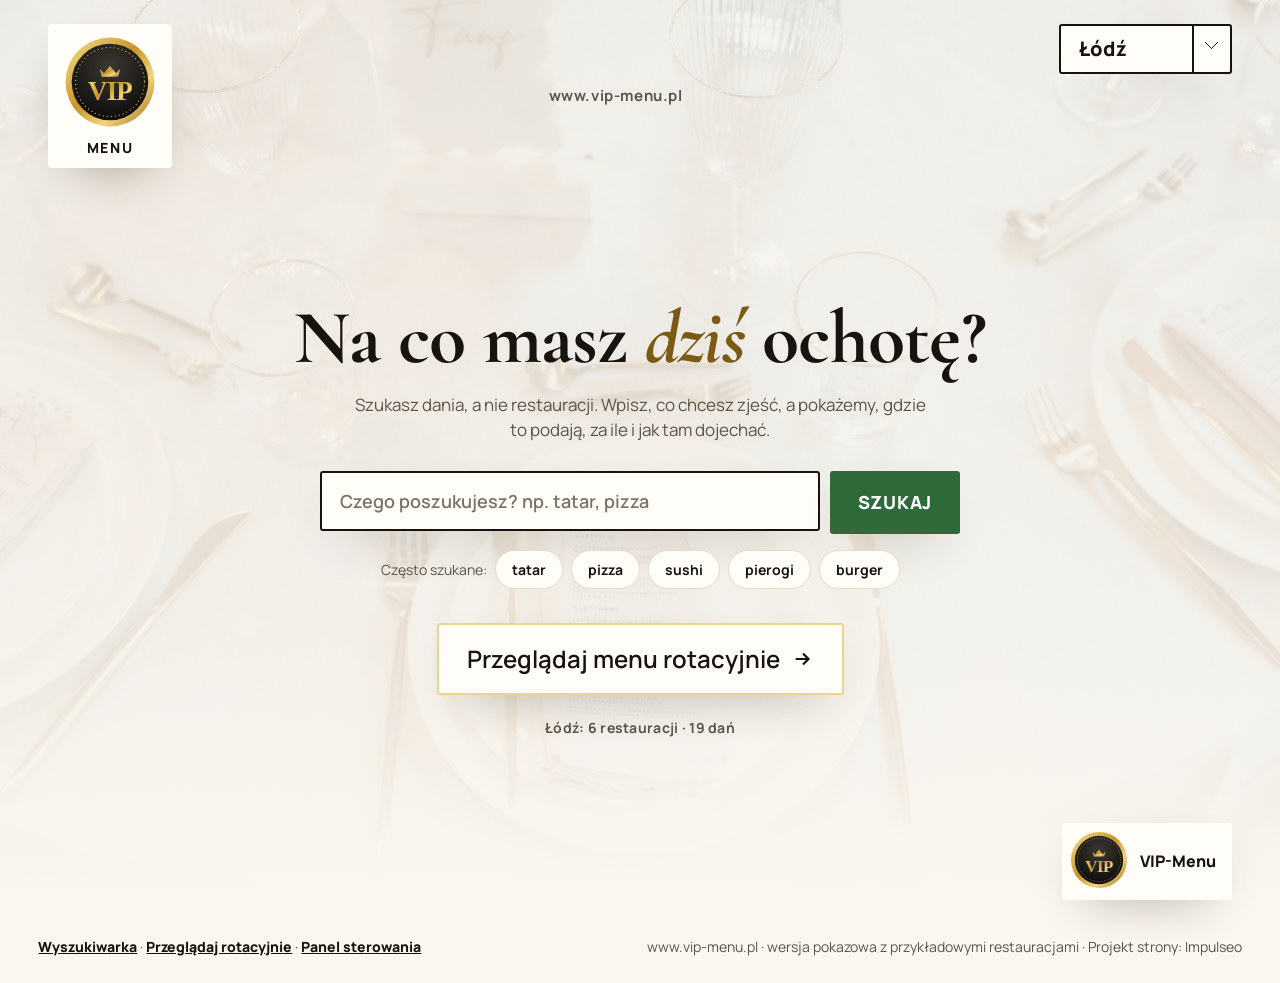
<file: index.html>
<!doctype html>
<html lang="pl">
<head>
<meta charset="utf-8">
<meta name="viewport" content="width=device-width,initial-scale=1,viewport-fit=cover">
<title>VIP Menu - znajdź danie w&nbsp;swoim mieście</title>
<meta name="robots" content="noindex, nofollow">
<meta name="description" content="Wpisz, na co masz ochotę, i zobacz dania z restauracji w Twoim mieście: zdjęcie, cena, adres i dojazd.">
<meta property="og:title" content="VIP Menu: dania z restauracji w Twoim mieście">
<meta property="og:description" content="Wpisz, na co masz ochotę. Zobacz zdjęcie, cenę, adres i dojazd.">
<meta property="og:image" content="img/tatar.jpg">
<meta name="theme-color" content="#FAF7F0">
<link rel="icon" href="data:image/svg+xml,%3Csvg xmlns='http://www.w3.org/2000/svg' viewBox='0 0 64 64'%3E%3Ccircle cx='32' cy='32' r='31' fill='%23C8952A'/%3E%3Ccircle cx='32' cy='32' r='26' fill='%23111'/%3E%3Ctext x='32' y='41' text-anchor='middle' font-family='Georgia' font-weight='700' font-size='22' fill='%23F2D57A'%3EVIP%3C/text%3E%3C/svg%3E">
<link rel="preconnect" href="https://fonts.googleapis.com">
<link rel="preconnect" href="https://fonts.gstatic.com" crossorigin>
<link href="https://fonts.googleapis.com/css2?family=Cormorant+Garamond:ital,wght@0,600;0,700;1,700&family=Manrope:wght@500;600;700;800&display=swap" rel="stylesheet">
<link rel="stylesheet" href="assets/app.css?v=20260928">
<meta name="nb-deploy" content="a1ea51d3c8fd">
</head>
<body data-strona="start">
<div class="tlo" aria-hidden="true"></div>
<header class="gora">
  <a class="logo " href="index.html" aria-label="VIP Menu, strona główna"><span data-ikona="logo"></span><span>MENU</span></a>
  <span class="gora-www">www.vip-menu.pl</span>
  <label class="miasto-pole "><span class="sr">Miasto</span><select class="miasto-wybor"><option>Łódź</option></select></label>
</header>
<main class="start">
  <h1>Na co masz <em>dziś</em> ochotę?</h1>
  <p class="podtytul">Szukasz dania, a&nbsp;nie restauracji. Wpisz, co chcesz zjeść, a&nbsp;pokażemy, gdzie to podają, za ile i&nbsp;jak tam dojechać.</p>
  <form id="szukaj-form" class="szukaj" role="search" action="index.html">
    <label for="szukaj-pole" class="sr">Czego poszukujesz?</label>
    <input id="szukaj-pole" type="search" placeholder="Czego poszukujesz? np. tatar, pizza" autocomplete="off" enterkeyhint="search">
    <button class="btn-szukaj" type="submit">SZUKAJ</button>
  </form>
  <div class="podpowiedzi"><span>Często szukane:</span><button type="button">tatar</button><button type="button">pizza</button><button type="button">sushi</button><button type="button">pierogi</button><button type="button">burger</button></div>
  <a class="btn-rot" href="danie.html?los=1">Przeglądaj menu rotacyjnie <svg viewBox="0 0 24 24" aria-hidden="true"><path d="M4 12h14m-6-6 6 6-6 6" fill="none" stroke="currentColor" stroke-width="2.4"/></svg></a>
  <p id="licznik" class="licznik"></p>
  <div class="s-marka start-marka"><span data-ikona="logo"></span><span>VIP-Menu</span></div>
</main>
<section id="wyniki-sekcja" class="wyniki" hidden>
  <h2 id="wyniki-tytul">Wyniki</h2>
  <div id="wyniki" class="siatka"></div>
</section>
<footer class="stopka">
  <p><a href="index.html">Wyszukiwarka</a> · <a href="danie.html?los=1">Przeglądaj rotacyjnie</a> · <a href="panel.html">Panel sterowania</a></p>
  <p>www.vip-menu.pl · wersja pokazowa z&nbsp;przykładowymi restauracjami · Projekt strony: Impulseo</p>
</footer>
<div id="toast" class="toast" role="status" aria-live="polite"></div>
<script src="assets/data.js?v=20260928"></script>
<script src="assets/app.js?v=20260928"></script>
</body>
</html>
</file>
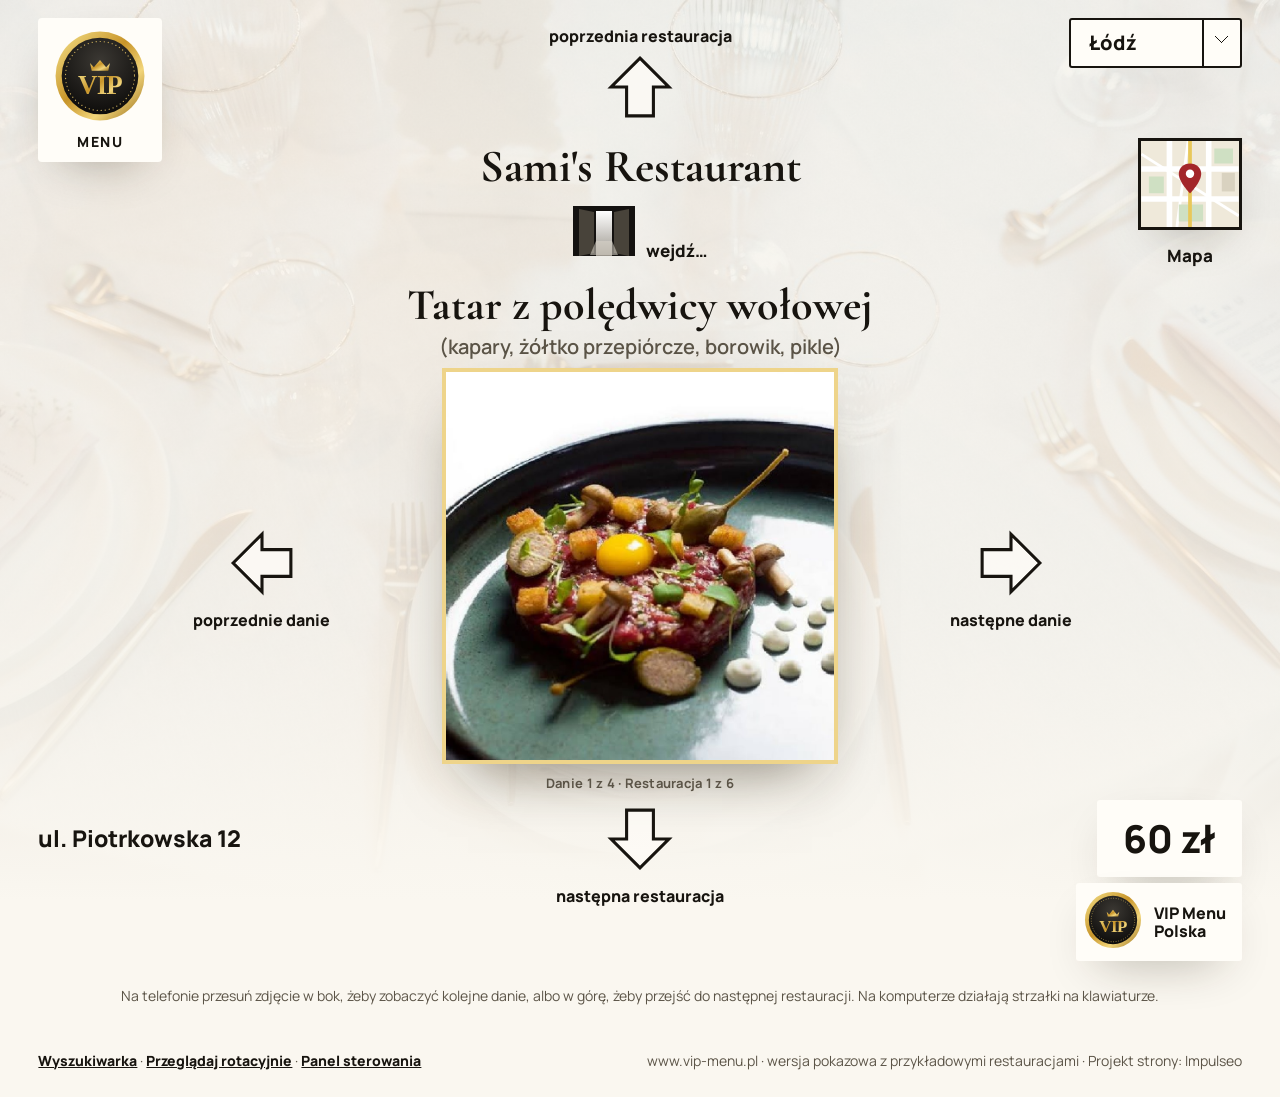
<file: danie.html>
<!doctype html>
<html lang="pl">
<head>
<meta charset="utf-8">
<meta name="viewport" content="width=device-width,initial-scale=1,viewport-fit=cover">
<title>Karta dania | VIP Menu</title>
<meta name="robots" content="noindex, nofollow">
<meta name="description" content="Karta dania w VIP Menu: zdjęcie, opis, cena, adres restauracji i dojazd.">
<meta property="og:title" content="VIP Menu: dania z restauracji w Twoim mieście">
<meta property="og:description" content="Wpisz, na co masz ochotę. Zobacz zdjęcie, cenę, adres i dojazd.">
<meta property="og:image" content="img/tatar.jpg">
<meta name="theme-color" content="#FAF7F0">
<link rel="icon" href="data:image/svg+xml,%3Csvg xmlns='http://www.w3.org/2000/svg' viewBox='0 0 64 64'%3E%3Ccircle cx='32' cy='32' r='31' fill='%23C8952A'/%3E%3Ccircle cx='32' cy='32' r='26' fill='%23111'/%3E%3Ctext x='32' y='41' text-anchor='middle' font-family='Georgia' font-weight='700' font-size='22' fill='%23F2D57A'%3EVIP%3C/text%3E%3C/svg%3E">
<link rel="preconnect" href="https://fonts.googleapis.com">
<link rel="preconnect" href="https://fonts.gstatic.com" crossorigin>
<link href="https://fonts.googleapis.com/css2?family=Cormorant+Garamond:ital,wght@0,600;0,700;1,700&family=Manrope:wght@500;600;700;800&display=swap" rel="stylesheet">
<link rel="stylesheet" href="assets/app.css?v=20260928">
</head>
<body data-strona="danie">
<div class="tlo" aria-hidden="true"></div>
<main class="scena" id="karta">
  <a class="logo s-logo" href="index.html" aria-label="VIP Menu, strona główna"><span data-ikona="logo"></span><span>MENU</span></a>
  <button type="button" class="strzalka s-gora" aria-label="Poprzednia restauracja"><span data-ikona="strzalka"></span><span>poprzednia restauracja</span></button>
  <div class="s-miasto"><label class="miasto-pole "><span class="sr">Miasto</span><select class="miasto-wybor"><option>Łódź</option></select></label></div>
  <div class="s-rest"><h1 id="r-nazwa">Sami's Restaurant</h1></div>
  <a id="lnk-wejdz" class="wejdz" href="#" target="_blank" rel="noopener"><span data-ikona="drzwi"></span><span>wejdź…</span></a>
  <a id="lnk-mapa" class="s-mapa" href="#" target="_blank" rel="noopener"><span data-ikona="mapa"></span><span>Mapa</span></a>
  <div class="s-danie"><h2 id="d-nazwa">Tatar z&nbsp;polędwicy wołowej</h2><p id="d-opis">(kapary, żółtko przepiórcze, borowik, pikle)</p></div>
  <button type="button" class="strzalka s-lewo" aria-label="Poprzednie danie"><span data-ikona="strzalka"></span><span>poprzednie danie</span></button>
  <figure class="s-foto" id="foto"><img id="d-foto" src="img/tatar.jpg" alt="" width="900" height="900"><figcaption id="licz"></figcaption></figure>
  <button type="button" class="strzalka s-prawo" aria-label="Następne danie"><span data-ikona="strzalka"></span><span>następne danie</span></button>
  <button type="button" class="strzalka s-dol" aria-label="Następna restauracja"><span data-ikona="strzalka"></span><span>następna restauracja</span></button>
  <div class="s-cena"><span id="d-cena">60 zł</span></div>
  <p class="s-adres" id="r-adres">ul. Piotrkowska 12</p>
  <div class="s-marka"><span data-ikona="logo"></span><span>VIP Menu<br>Polska</span></div>
  <div class="scena-pusta" id="pusta" hidden><h2>W&nbsp;tym mieście nie ma jeszcze restauracji</h2><p>Pierwszą dodasz w <a href="panel.html">panelu sterowania</a>.</p></div>
</main>
<p class="wskazowka">Na telefonie przesuń zdjęcie w&nbsp;bok, żeby zobaczyć kolejne danie, albo w&nbsp;górę, żeby przejść do następnej restauracji. Na komputerze działają strzałki na klawiaturze.</p>
<footer class="stopka">
  <p><a href="index.html">Wyszukiwarka</a> · <a href="danie.html?los=1">Przeglądaj rotacyjnie</a> · <a href="panel.html">Panel sterowania</a></p>
  <p>www.vip-menu.pl · wersja pokazowa z&nbsp;przykładowymi restauracjami · Projekt strony: Impulseo</p>
</footer>
<div id="toast" class="toast" role="status" aria-live="polite"></div>
<script src="assets/data.js?v=20260928"></script>
<script src="assets/app.js?v=20260928"></script>
</body>
</html>
</file>
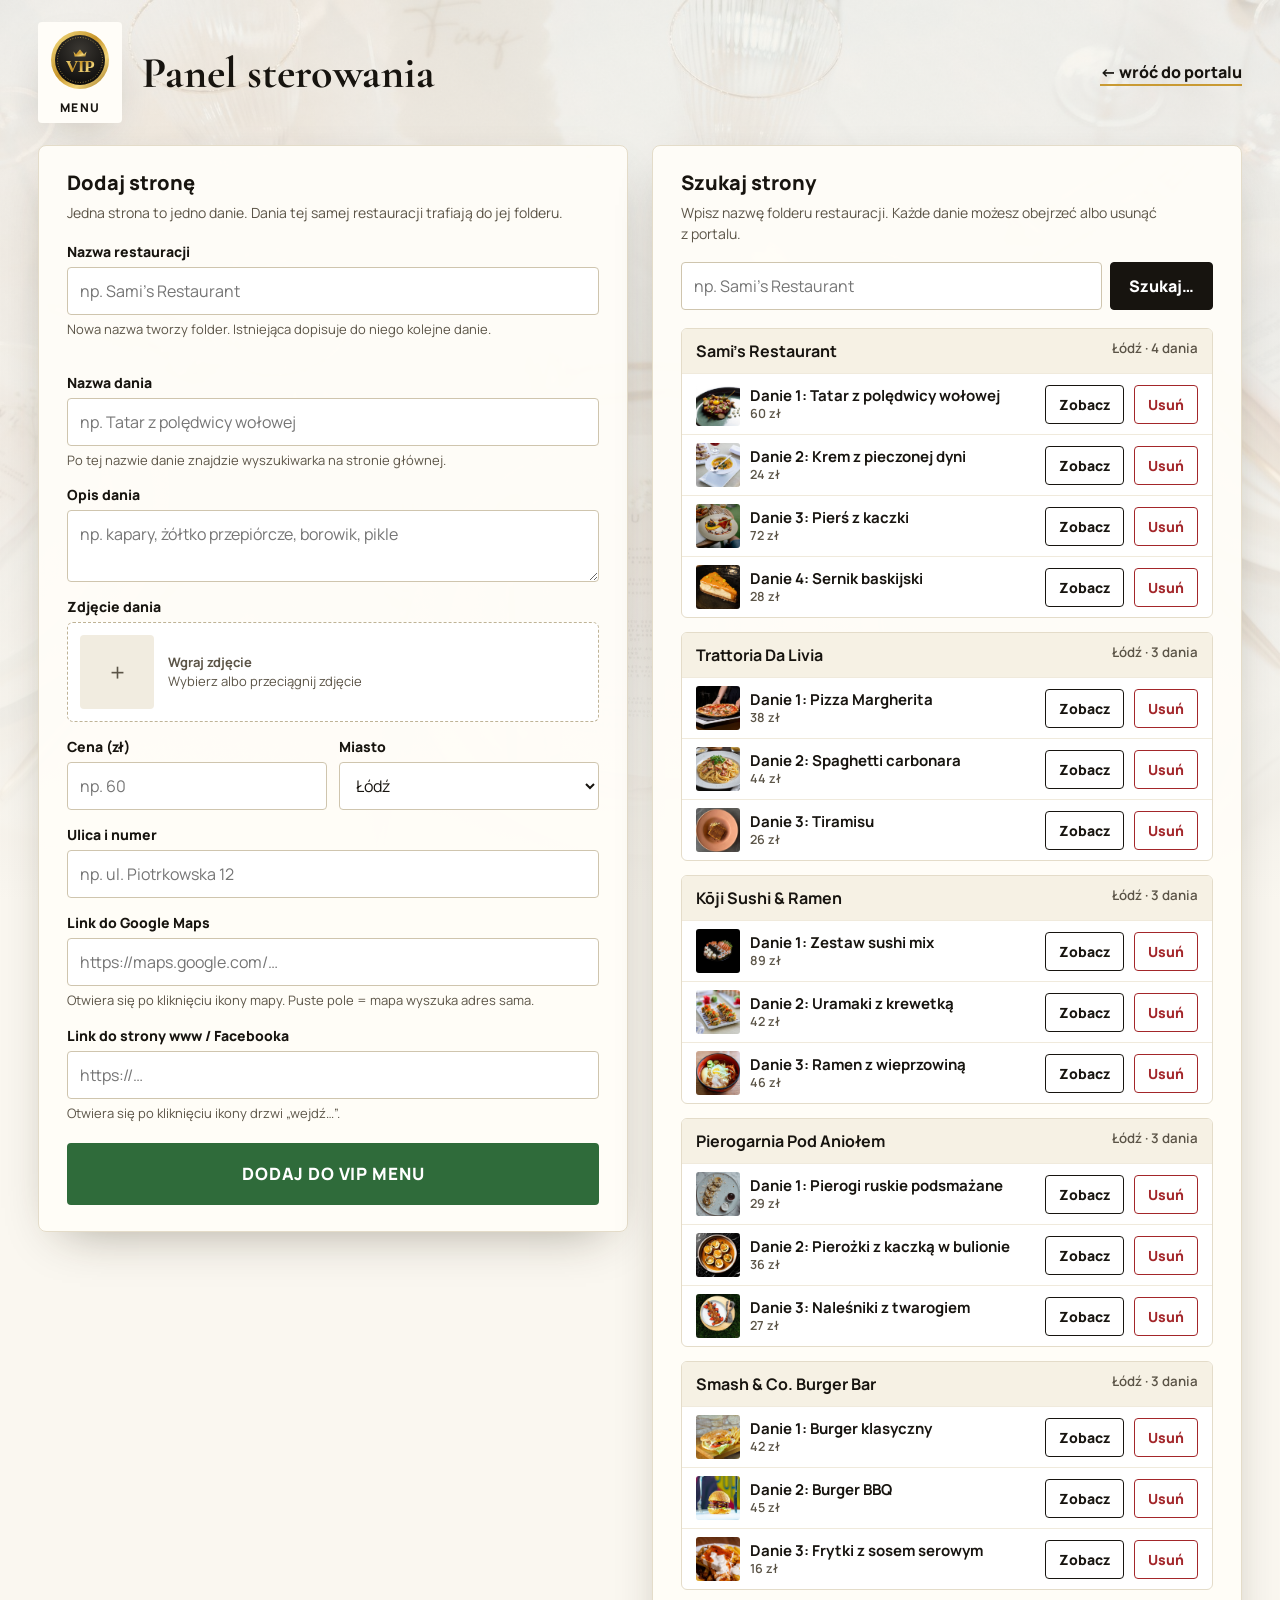
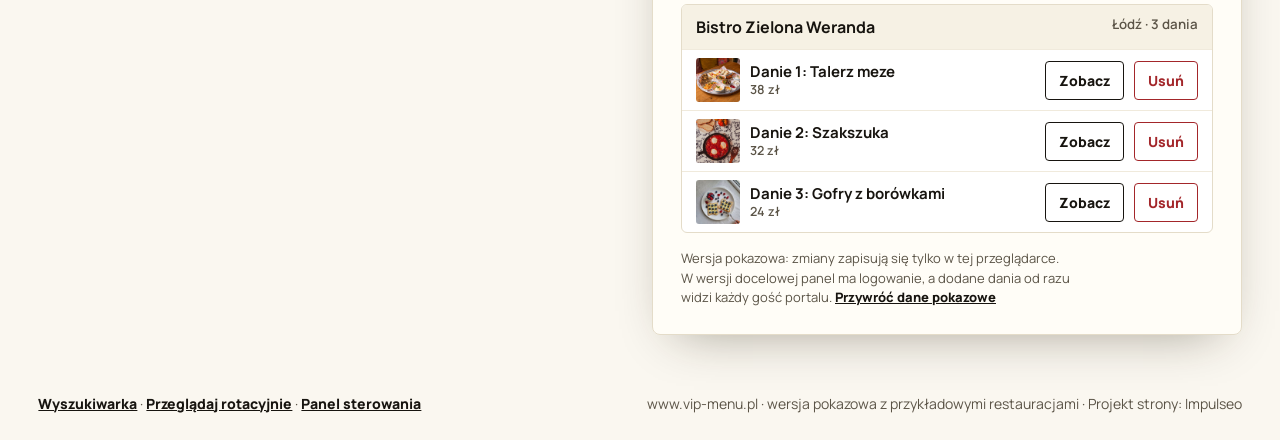
<file: panel.html>
<!doctype html>
<html lang="pl">
<head>
<meta charset="utf-8">
<meta name="viewport" content="width=device-width,initial-scale=1,viewport-fit=cover">
<title>Panel sterowania | VIP Menu</title>
<meta name="robots" content="noindex, nofollow">
<meta name="description" content="Panel sterowania VIP Menu: dodawanie i usuwanie stron z daniami.">
<meta property="og:title" content="VIP Menu: dania z restauracji w Twoim mieście">
<meta property="og:description" content="Wpisz, na co masz ochotę. Zobacz zdjęcie, cenę, adres i dojazd.">
<meta property="og:image" content="img/tatar.jpg">
<meta name="theme-color" content="#FAF7F0">
<link rel="icon" href="data:image/svg+xml,%3Csvg xmlns='http://www.w3.org/2000/svg' viewBox='0 0 64 64'%3E%3Ccircle cx='32' cy='32' r='31' fill='%23C8952A'/%3E%3Ccircle cx='32' cy='32' r='26' fill='%23111'/%3E%3Ctext x='32' y='41' text-anchor='middle' font-family='Georgia' font-weight='700' font-size='22' fill='%23F2D57A'%3EVIP%3C/text%3E%3C/svg%3E">
<link rel="preconnect" href="https://fonts.googleapis.com">
<link rel="preconnect" href="https://fonts.gstatic.com" crossorigin>
<link href="https://fonts.googleapis.com/css2?family=Cormorant+Garamond:ital,wght@0,600;0,700;1,700&family=Manrope:wght@500;600;700;800&display=swap" rel="stylesheet">
<link rel="stylesheet" href="assets/app.css?v=20260928">
</head>
<body data-strona="panel">
<div class="tlo" aria-hidden="true"></div>
<header class="panel-gora">
  <a class="logo " href="index.html" aria-label="VIP Menu, strona główna"><span data-ikona="logo"></span><span>MENU</span></a>
  <h1>Panel sterowania</h1>
  <a class="wroc" href="index.html">← wróć do portalu</a>
</header>
<main class="panel">
  <section class="blok" aria-labelledby="h-dodaj">
    <h2 id="h-dodaj">Dodaj stronę</h2>
    <p class="opis-bloku">Jedna strona to jedno danie. Dania tej samej restauracji trafiają do jej folderu.</p>
    <form id="form-dodaj" action="#" novalidate>
      <div class="pole"><label for="p-rest">Nazwa restauracji</label>
        <input id="p-rest" list="rest-lista" autocomplete="off" placeholder="np. Sami's Restaurant"><datalist id="rest-lista"></datalist>
        <small>Nowa nazwa tworzy folder. Istniejąca dopisuje do niego kolejne danie.</small><span class="folder-info" id="folder-info"></span><span class="komunikat">Wpisz nazwę restauracji.</span></div>
      <div class="pole"><label for="p-danie">Nazwa dania</label><input id="p-danie" autocomplete="off" placeholder="np. Tatar z polędwicy wołowej">
        <small>Po tej nazwie danie znajdzie wyszukiwarka na stronie głównej.</small><span class="komunikat">Wpisz nazwę dania.</span></div>
      <div class="pole"><label for="p-opis">Opis dania</label><textarea id="p-opis" placeholder="np. kapary, żółtko przepiórcze, borowik, pikle"></textarea></div>
      <div class="pole"><label for="p-foto">Zdjęcie dania</label>
        <div class="foto-pole"><input id="p-foto" type="file" accept="image/*"><span class="podglad" id="podglad">+</span><span><b>Wgraj zdjęcie</b><span id="foto-nazwa">Wybierz albo przeciągnij zdjęcie</span></span></div>
        <span class="komunikat">Dodaj zdjęcie dania.</span></div>
      <div class="dwa">
        <div class="pole"><label for="p-cena">Cena (zł)</label><input id="p-cena" inputmode="decimal" placeholder="np. 60"><span class="komunikat">Podaj cenę.</span></div>
        <div class="pole"><label for="p-miasto">Miasto</label><select id="p-miasto"></select></div>
      </div>
      <div class="pole"><label for="p-adres">Ulica i&nbsp;numer</label><input id="p-adres" placeholder="np. ul. Piotrkowska 12"><span class="komunikat">Podaj adres.</span></div>
      <div class="pole"><label for="p-maps">Link do Google Maps</label><input id="p-maps" type="url" placeholder="https://maps.google.com/…">
        <small>Otwiera się po kliknięciu ikony mapy. Puste pole = mapa wyszuka adres sama.</small></div>
      <div class="pole"><label for="p-www">Link do strony www / Facebooka</label><input id="p-www" type="url" placeholder="https://…">
        <small>Otwiera się po kliknięciu ikony drzwi „wejdź…”.</small></div>
      <button class="btn-dodaj" type="submit">DODAJ DO VIP MENU</button>
    </form>
  </section>
  <section class="blok" aria-labelledby="h-szukaj">
    <h2 id="h-szukaj">Szukaj strony</h2>
    <p class="opis-bloku">Wpisz nazwę folderu restauracji. Każde danie możesz obejrzeć albo usunąć z&nbsp;portalu.</p>
    <form id="p-szukaj-form" class="szukaj-panel" role="search" action="#"><label for="p-szukaj" class="sr">Nazwa restauracji</label>
      <input id="p-szukaj" type="search" placeholder="np. Sami's Restaurant" autocomplete="off"><button type="submit">Szukaj…</button></form>
    <div id="lista"></div>
    <p class="nota">Wersja pokazowa: zmiany zapisują się tylko w&nbsp;tej przeglądarce. W&nbsp;wersji docelowej panel ma logowanie, a&nbsp;dodane dania od razu widzi każdy gość portalu. <button type="button" id="reset">Przywróć dane pokazowe</button></p>
  </section>
</main>
<div class="okno-tlo" id="okno" hidden><div class="okno" role="dialog" aria-modal="true" aria-labelledby="okno-tytul">
  <h2 id="okno-tytul"></h2><p id="okno-tekst"></p>
  <div class="przyciski"><button type="button" class="btn-male" id="okno-nie">Nie</button><button type="button" class="btn-male tak" id="okno-tak">Tak, usuń</button></div>
</div></div>
<footer class="stopka">
  <p><a href="index.html">Wyszukiwarka</a> · <a href="danie.html?los=1">Przeglądaj rotacyjnie</a> · <a href="panel.html">Panel sterowania</a></p>
  <p>www.vip-menu.pl · wersja pokazowa z&nbsp;przykładowymi restauracjami · Projekt strony: Impulseo</p>
</footer>
<div id="toast" class="toast" role="status" aria-live="polite"></div>
<script src="assets/data.js?v=20260928"></script>
<script src="assets/app.js?v=20260928"></script>
</body>
</html>
</file>
<file: assets/app.css>
/* VIP-Menu — wersja pokazowa. Kremowe tło, złoto, czerń — jak na makiecie klienta. */
:root{
  --krem:#FAF7F0; --papier:#FFFDF8; --tusz:#17140F; --szary:#5B5447; --linia:#E4DCC9;
  --zloto:#C99A33; --zloto-jasne:#EED48A; --zloto-tekst:#7A5A14; --ziel:#2F6B3A; --czerw:#A3262A;
  --serif:"Cormorant Garamond",Georgia,serif; --sans:"Manrope",system-ui,-apple-system,sans-serif;
  --cien:0 18px 50px -24px rgba(40,30,10,.45);
}
*{box-sizing:border-box}
html{-webkit-text-size-adjust:100%}
body{position:relative;margin:0;background:var(--krem);color:var(--tusz);font-family:var(--sans);font-size:16px;line-height:1.5;min-height:100svh;overflow-x:hidden}
img{max-width:100%;display:block}
a{color:inherit}
button,input,select,textarea{font:inherit;color:inherit}
[hidden]{display:none!important}
.sr{position:absolute;width:1px;height:1px;overflow:hidden;clip:rect(0 0 0 0);white-space:nowrap}
:focus-visible{outline:2px solid var(--zloto-tekst);outline-offset:3px}

/* tło: zdjęcie nakrytego stołu przygaszone kremem (jak na makiecie) */
.tlo{position:absolute;top:0;left:0;right:0;height:max(100svh,760px);z-index:-1;background:url(../img/tlo.jpg) center/cover no-repeat}
.tlo::after{content:"";position:absolute;inset:0;background:linear-gradient(180deg,rgba(250,247,240,.80),rgba(250,247,240,.88) 70%,#FAF7F0)}

/* logo */
.logo{display:inline-flex;flex-direction:column;align-items:center;gap:4px;text-decoration:none;background:var(--papier);padding:12px 16px 10px;border-radius:4px;box-shadow:var(--cien)}
.logo svg{width:92px;height:92px}
.logo span{font-weight:800;letter-spacing:.12em;font-size:14px}

/* wybór miasta — pudełko jak na makiecie „Łódź ▾” */
.miasto-pole{display:inline-flex;align-items:center;background:var(--papier);border:2px solid var(--tusz);border-radius:3px;box-shadow:var(--cien);position:relative}
.miasto-pole select{appearance:none;-webkit-appearance:none;border:0;background:transparent;font-weight:800;font-size:20px;padding:8px 52px 8px 18px;cursor:pointer}
.miasto-pole::after{content:"";position:absolute;right:0;top:0;bottom:0;width:36px;border-left:2px solid var(--tusz);background:linear-gradient(45deg,transparent 45%,var(--tusz) 46% 54%,transparent 55%) no-repeat 11px 16px/7px 7px,linear-gradient(-45deg,transparent 45%,var(--tusz) 46% 54%,transparent 55%) no-repeat 17px 16px/7px 7px;pointer-events:none}

/* ============ START ============ */
.gora{display:flex;justify-content:space-between;align-items:flex-start;gap:16px;padding:24px clamp(16px,4vw,48px) 0}
.gora-www{align-self:center;font-weight:700;letter-spacing:.04em;color:var(--szary);font-size:15px}
.start{min-height:calc(100svh - 150px);display:flex;flex-direction:column;align-items:center;justify-content:center;text-align:center;padding:24px 16px 72px;position:relative}
.start h1{font-family:var(--serif);font-weight:700;font-size:clamp(40px,7vw,76px);line-height:1.02;margin:0 0 14px;letter-spacing:-.01em}
.start h1 em{font-style:italic;color:var(--zloto-tekst)}
.podtytul{max-width:34em;margin:0 auto 28px;color:var(--szary);font-size:17px}
.szukaj{display:flex;gap:10px;width:min(640px,100%);margin:0 auto}
.szukaj input{flex:1;min-width:0;height:60px;border:2px solid var(--tusz);border-radius:3px;background:var(--papier);padding:0 18px;font-size:18px;font-weight:600;box-shadow:var(--cien)}
.szukaj input::placeholder{color:#7A7263;font-weight:600}
.btn-szukaj{min-height:60px;padding:16px 26px;border:2px solid var(--ziel);background:var(--ziel);color:#fff;font-weight:800;font-size:18px;letter-spacing:.04em;border-radius:3px;cursor:pointer;box-shadow:var(--cien)}
.btn-szukaj:hover{background:#23552D}
.podpowiedzi{display:flex;flex-wrap:wrap;justify-content:center;gap:8px;margin:16px 0 0;font-size:14px;color:var(--szary);align-items:center}
.podpowiedzi button{border:1px solid var(--linia);background:var(--papier);border-radius:99px;padding:8px 16px;font-weight:700;cursor:pointer;color:var(--tusz)}
.podpowiedzi button:hover{border-color:var(--zloto);color:var(--zloto-tekst)}
.btn-rot{display:inline-flex;align-items:center;gap:12px;margin-top:34px;padding:16px 28px;border:2px solid var(--zloto-jasne);background:var(--papier);font-size:clamp(19px,2.4vw,24px);font-weight:600;text-decoration:none;border-radius:3px;box-shadow:var(--cien);transition:border-color .2s,transform .2s}
.btn-rot:hover{border-color:var(--zloto);transform:translateY(-2px)}
.btn-rot svg{width:22px;height:22px}
.licznik{margin:22px 0 0;font-size:14px;font-weight:700;color:var(--szary);letter-spacing:.02em}
.start-marka{position:absolute;right:clamp(16px,4vw,48px);bottom:18px}

.wyniki{padding:8px clamp(16px,4vw,48px) 56px;max-width:1240px;margin:0 auto;scroll-margin-top:16px}
.wyniki h2{font-family:var(--serif);font-size:clamp(28px,4vw,40px);margin:0 0 18px}
.siatka{display:grid;grid-template-columns:repeat(auto-fill,minmax(250px,1fr));gap:18px}
.karta{display:flex;flex-direction:column;background:var(--papier);border:1px solid var(--linia);border-radius:6px;overflow:hidden;text-decoration:none;box-shadow:var(--cien);transition:transform .2s}
.karta:hover{transform:translateY(-3px)}
.karta img{aspect-ratio:1/1;object-fit:cover;width:100%;height:auto}
.karta-tresc{padding:14px 16px 16px;display:flex;flex-direction:column;gap:4px;flex:1}
.karta-danie{font-family:var(--serif);font-size:23px;font-weight:700;line-height:1.1}
.karta-rest{font-size:14px;color:var(--szary)}
.karta-cena{margin-top:auto;padding-top:8px;font-weight:800;font-size:18px}
.pusto{background:var(--papier);border:1px dashed var(--linia);padding:22px;border-radius:6px;color:var(--szary)}

/* ============ KARTA DANIA (układ 1:1 z makiety) ============ */
.scena{display:grid;grid-template-columns:minmax(150px,1fr) minmax(0,560px) minmax(150px,1fr);
  grid-template-areas:"logo gora miasto" "logo rest mapa" ". wejdz mapa" ". danie ." "lewo foto prawo" "adres dol cena" ". dol marka";
  column-gap:24px;row-gap:6px;padding:18px clamp(16px,3vw,40px) 18px;max-width:1280px;margin:0 auto;align-items:center}
.s-logo{grid-area:logo;justify-self:start;align-self:start}
.s-miasto{grid-area:miasto;justify-self:end;align-self:start}
.s-rest{grid-area:rest;text-align:center}
.s-rest h1{font-family:var(--serif);font-size:clamp(32px,4vw,46px);line-height:1.05;margin:0}
.wejdz{grid-area:wejdz;justify-self:center;display:inline-flex;align-items:flex-end;gap:10px;text-decoration:none;font-weight:800;font-size:17px}
.wejdz svg{width:64px;height:52px;transition:transform .2s}
.wejdz:hover svg{transform:scale(1.06)}
.s-mapa{grid-area:mapa;justify-self:end;display:flex;flex-direction:column;align-items:center;gap:6px;text-decoration:none;font-weight:800;font-size:17px}
.s-mapa svg{width:104px;height:92px;border:3px solid var(--tusz);background:#EFE9DA;box-shadow:var(--cien)}
.s-danie{grid-area:danie;text-align:center}
.s-danie h2{font-family:var(--serif);font-size:clamp(30px,3.6vw,44px);line-height:1.05;margin:8px 0 4px}
.s-danie p{margin:0;font-size:clamp(16px,1.6vw,20px);font-weight:600;color:var(--szary)}
.s-foto{grid-area:foto;margin:0;justify-self:center;width:min(420px,44vh,100%);touch-action:none;user-select:none;-webkit-user-select:none;position:relative}
.s-foto img{width:100%;height:auto;aspect-ratio:1/1;object-fit:cover;border:4px solid var(--zloto-jasne);box-shadow:0 26px 60px -26px rgba(40,30,10,.6);background:#fff}
.s-foto figcaption{text-align:center;font-size:13px;font-weight:700;color:var(--szary);margin-top:10px;letter-spacing:.02em}
.strzalka{border:0;background:none;cursor:pointer;display:flex;flex-direction:column;align-items:center;gap:6px;font-weight:800;font-size:16px;padding:6px;color:var(--tusz)}
.strzalka svg{width:66px;height:66px;transition:transform .2s}
.strzalka svg path{fill:rgba(255,253,248,.7);stroke:var(--tusz);stroke-width:3;stroke-linejoin:miter;transition:fill .2s}
.strzalka:hover svg path{fill:var(--zloto-jasne)}
.s-gora{grid-area:gora;justify-self:center}
.s-gora span:last-child{order:-1}
.s-dol{grid-area:dol;justify-self:center;align-self:start}
.s-lewo{grid-area:lewo;justify-self:end}
.s-prawo{grid-area:prawo;justify-self:start}
.s-lewo svg{transform:rotate(-90deg)} .s-prawo svg{transform:rotate(90deg)} .s-dol svg{transform:rotate(180deg)}
.s-lewo:hover svg{transform:rotate(-90deg) translateY(-4px)} .s-prawo:hover svg{transform:rotate(90deg) translateY(-4px)}
.s-gora:hover svg{transform:translateY(-4px)} .s-dol:hover svg{transform:rotate(180deg) translateY(-4px)}
.s-cena{grid-area:cena;justify-self:end;background:var(--papier);padding:10px 26px;font-weight:800;font-size:clamp(28px,3vw,40px);box-shadow:var(--cien);border-radius:3px;white-space:nowrap}
.s-adres{grid-area:adres;justify-self:start;margin:0;font-weight:800;font-size:clamp(18px,1.8vw,24px)}
.s-marka{grid-area:marka;justify-self:end;display:flex;align-items:center;gap:12px;background:var(--papier);padding:8px 16px 8px 8px;box-shadow:var(--cien);border-radius:3px}
.s-marka svg{width:58px;height:58px}
.s-marka span{font-weight:800;line-height:1.15}
.wskazowka{text-align:center;color:var(--szary);font-size:14px;margin:6px 16px 26px}
.scena-pusta{grid-column:1/-1;text-align:center;padding:60px 16px}

/* ============ PANEL ============ */
.panel-gora{display:flex;align-items:center;gap:20px;flex-wrap:wrap;padding:22px clamp(16px,3vw,40px) 6px;max-width:1280px;margin:0 auto}
.panel-gora .logo{padding:8px 12px 6px}.panel-gora .logo svg{width:60px;height:60px}.panel-gora .logo span{font-size:12px}
.panel-gora h1{font-family:var(--serif);font-size:clamp(32px,4vw,44px);margin:0;flex:1}
.panel-gora a.wroc{font-weight:800;text-decoration:none;border-bottom:2px solid var(--zloto)}
.panel{display:grid;grid-template-columns:minmax(0,1fr) minmax(0,1fr);gap:24px;padding:16px clamp(16px,3vw,40px) 40px;max-width:1280px;margin:0 auto;align-items:start}
.blok{background:rgba(255,253,248,.96);border:1px solid var(--linia);border-radius:8px;padding:22px clamp(16px,2.4vw,28px) 26px;box-shadow:var(--cien);min-width:0}
.blok h2{font-size:20px;margin:0 0 4px;font-weight:800}
.blok .opis-bloku{margin:0 0 18px;color:var(--szary);font-size:14px}
.pole{display:flex;flex-direction:column;gap:5px;margin-bottom:14px}
.pole label{font-weight:800;font-size:14px}
.pole small{color:var(--szary);font-size:13px}
.pole input,.pole select,.pole textarea{border:1.5px solid #CFC5AE;border-radius:4px;background:#fff;padding:11px 12px;font-size:16px;width:100%;min-width:0}
.pole textarea{min-height:70px;resize:vertical}
.pole input:focus,.pole select:focus,.pole textarea:focus{border-color:var(--zloto-tekst);outline:none;box-shadow:0 0 0 3px rgba(201,154,51,.25)}
.pole.blad input,.pole.blad select,.pole.blad .foto-pole{border-color:var(--czerw)}
.pole .komunikat{color:var(--czerw);font-size:13px;font-weight:700;display:none}
.pole.blad .komunikat{display:block}
.dwa{display:grid;grid-template-columns:1fr 1fr;gap:12px}
.foto-pole{display:flex;align-items:center;gap:14px;border:1.5px dashed #BFB396;border-radius:6px;padding:12px;background:#fff;cursor:pointer;position:relative}
.foto-pole.nad{border-color:var(--zloto);background:#FFF8E6}
.foto-pole input{position:absolute;inset:0;opacity:0;cursor:pointer}
.foto-pole .podglad{width:74px;height:74px;border-radius:4px;background:#F1ECE0 center/cover;flex:none;display:grid;place-items:center;color:var(--szary);font-size:26px}
.foto-pole b{display:block}
.foto-pole span{font-size:13px;color:var(--szary)}
.folder-info{font-size:13px;font-weight:700;color:var(--zloto-tekst);min-height:1em}
.btn-dodaj{width:100%;min-height:56px;padding:16px;border:2px solid var(--ziel);background:var(--ziel);color:#fff;font-weight:800;font-size:17px;letter-spacing:.05em;border-radius:4px;cursor:pointer;margin-top:6px}
.btn-dodaj:hover{background:#23552D}
.szukaj-panel{display:flex;gap:8px;margin-bottom:18px}
.szukaj-panel input{flex:1;min-width:0;border:1.5px solid #CFC5AE;border-radius:4px;padding:11px 12px;font-size:16px}
.szukaj-panel button{border:1.5px solid var(--tusz);background:var(--tusz);color:#fff;border-radius:4px;padding:10px 18px;font-weight:800;cursor:pointer}
.folder{border:1px solid var(--linia);border-radius:6px;margin-bottom:14px;overflow:hidden;background:#fff}
.folder h3{margin:0;padding:10px 14px;background:#F6F1E4;font-size:16px;display:flex;justify-content:space-between;gap:10px;flex-wrap:wrap}
.folder h3 small{font-weight:600;color:var(--szary)}
.wiersz{display:grid;grid-template-columns:44px minmax(0,1fr) auto auto;gap:10px;align-items:center;padding:8px 14px;border-top:1px solid #F0EADC}
.wiersz img{width:44px;height:44px;object-fit:cover;border-radius:3px}
.wiersz .nazwa{font-weight:700;font-size:15px;line-height:1.25}
.wiersz .nazwa small{display:block;color:var(--szary);font-weight:600}
.btn-male{border:1.5px solid var(--tusz);background:#fff;border-radius:4px;padding:8px 13px;font-weight:800;font-size:14px;cursor:pointer;text-decoration:none;white-space:nowrap}
.btn-male:hover{background:var(--tusz);color:#fff}
.btn-usun{border-color:var(--czerw);color:var(--czerw)}
.btn-usun:hover{background:var(--czerw);color:#fff}
.nota{font-size:13px;color:var(--szary);margin:16px 0 0;max-width:min(100%,50ch)}
.nota button{border:0;background:none;padding:0;font-weight:800;text-decoration:underline;cursor:pointer;color:var(--tusz)}

/* okno potwierdzenia */
.okno-tlo{position:fixed;inset:0;background:rgba(23,20,15,.55);display:grid;place-items:center;padding:16px;z-index:50}
.okno-tlo[hidden]{display:none}
.okno{background:var(--papier);border-radius:8px;padding:24px;max-width:420px;width:100%;box-shadow:0 30px 80px -20px rgba(0,0,0,.5)}
.okno h2{margin:0 0 8px;font-size:21px}
.okno p{margin:0 0 20px;color:var(--szary)}
.okno .przyciski{display:flex;gap:10px;justify-content:flex-end}
.okno .tak{background:var(--czerw);border-color:var(--czerw);color:#fff}

/* stopka i komunikat */
.stopka{display:flex;flex-wrap:wrap;gap:10px 22px;justify-content:space-between;align-items:center;padding:18px clamp(16px,3vw,40px) 26px;max-width:1280px;margin:0 auto;font-size:14px;color:var(--szary)}
.stopka a{font-weight:800;color:var(--tusz)}
.stopka p{margin:0}
.toast{position:fixed;left:50%;bottom:22px;transform:translate(-50%,30px);opacity:0;pointer-events:none;background:var(--tusz);color:#fff;padding:12px 18px;border-radius:6px;font-weight:600;font-size:15px;max-width:calc(100% - 32px);box-shadow:0 16px 40px -12px rgba(0,0,0,.5);transition:opacity .25s,transform .25s;z-index:60}
.toast.widac{opacity:1;transform:translate(-50%,0);pointer-events:auto}
.toast a{color:var(--zloto-jasne);font-weight:800}

/* ============ TELEFON ============ */
@media (max-width:820px){
  .panel{grid-template-columns:1fr}
}
@media (max-width:760px){
  .gora{padding-top:14px}
  .gora-www{display:none}
  .logo{padding:8px 10px 6px}.logo svg{width:58px;height:58px}.logo span{font-size:11px}
  .miasto-pole select{font-size:17px;padding:7px 46px 7px 14px}
  .miasto-pole::after{width:32px;background-position:9px 14px,15px 14px}
  .start{min-height:calc(100svh - 110px);padding-bottom:96px}
  .szukaj{flex-direction:column}
  .szukaj input{height:54px;flex:none}.btn-szukaj{min-height:54px;padding:14px 26px;flex:none}
  .start-marka{display:none}
  .scena{grid-template-columns:1fr 1fr;grid-template-areas:"logo miasto" "rest rest" "wejdz mapa" "gora gora" "danie danie" "foto foto" "dol dol" "cena adres";column-gap:12px;row-gap:10px;padding-top:14px}
  .s-rest h1{font-size:30px}
  .wejdz,.s-mapa{justify-self:stretch;flex-direction:row;justify-content:center;align-items:center;gap:8px;background:var(--papier);border:2px solid var(--tusz);border-radius:3px;padding:6px 10px;font-size:16px}
  .wejdz svg{width:34px;height:28px}
  .s-mapa svg{width:34px;height:28px;border-width:2px;box-shadow:none}
  .strzalka{flex-direction:row;font-size:14px;gap:8px}
  .strzalka svg{width:30px;height:30px}
  .s-gora span:last-child{order:0}
  .s-foto{width:100%}
  .s-lewo,.s-prawo{grid-area:foto;align-self:center;position:relative;z-index:3;padding:0;margin:0 4px}
  .s-lewo{justify-self:start}.s-prawo{justify-self:end}
  .s-lewo span:last-child,.s-prawo span:last-child{display:none}
  .s-lewo svg,.s-prawo svg{width:46px;height:46px;filter:drop-shadow(0 4px 10px rgba(0,0,0,.3))}
  .s-lewo svg path,.s-prawo svg path{fill:rgba(255,253,248,.92)}
  .s-foto figcaption{margin-top:8px}
  .s-cena{justify-self:start;padding:8px 18px}
  .s-adres{justify-self:end;text-align:right;font-size:17px}
  .s-marka{display:none}
  .dwa{grid-template-columns:1fr}
  .wiersz{grid-template-columns:44px minmax(0,1fr) auto;row-gap:6px}
  .wiersz .btn-usun{grid-column:3}
  .wiersz .btn-zobacz{grid-column:3;grid-row:1}
  .wiersz .btn-usun{grid-row:2}
  .wiersz img{grid-row:1/3}
  .wiersz .nazwa{grid-row:1/3}
}
@media (prefers-reduced-motion:reduce){*{transition:none!important;animation:none!important}}
</file>
